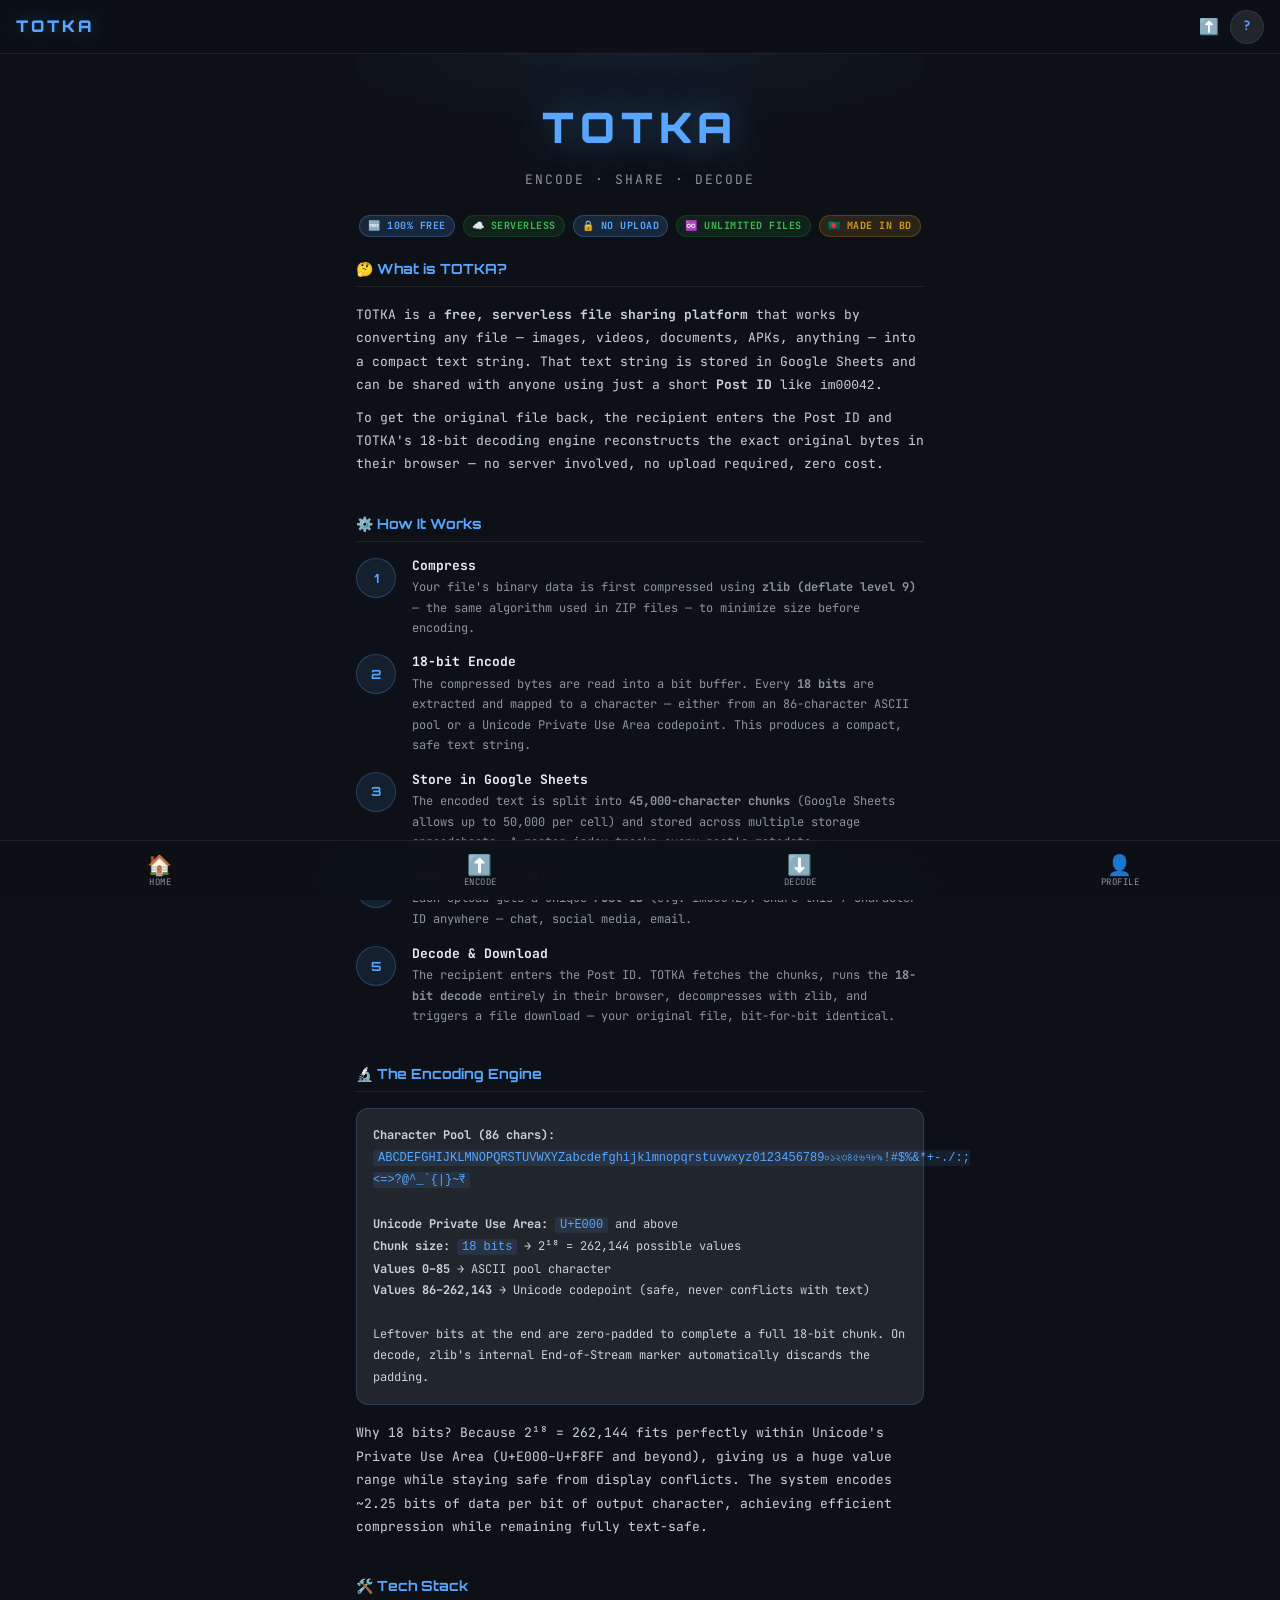
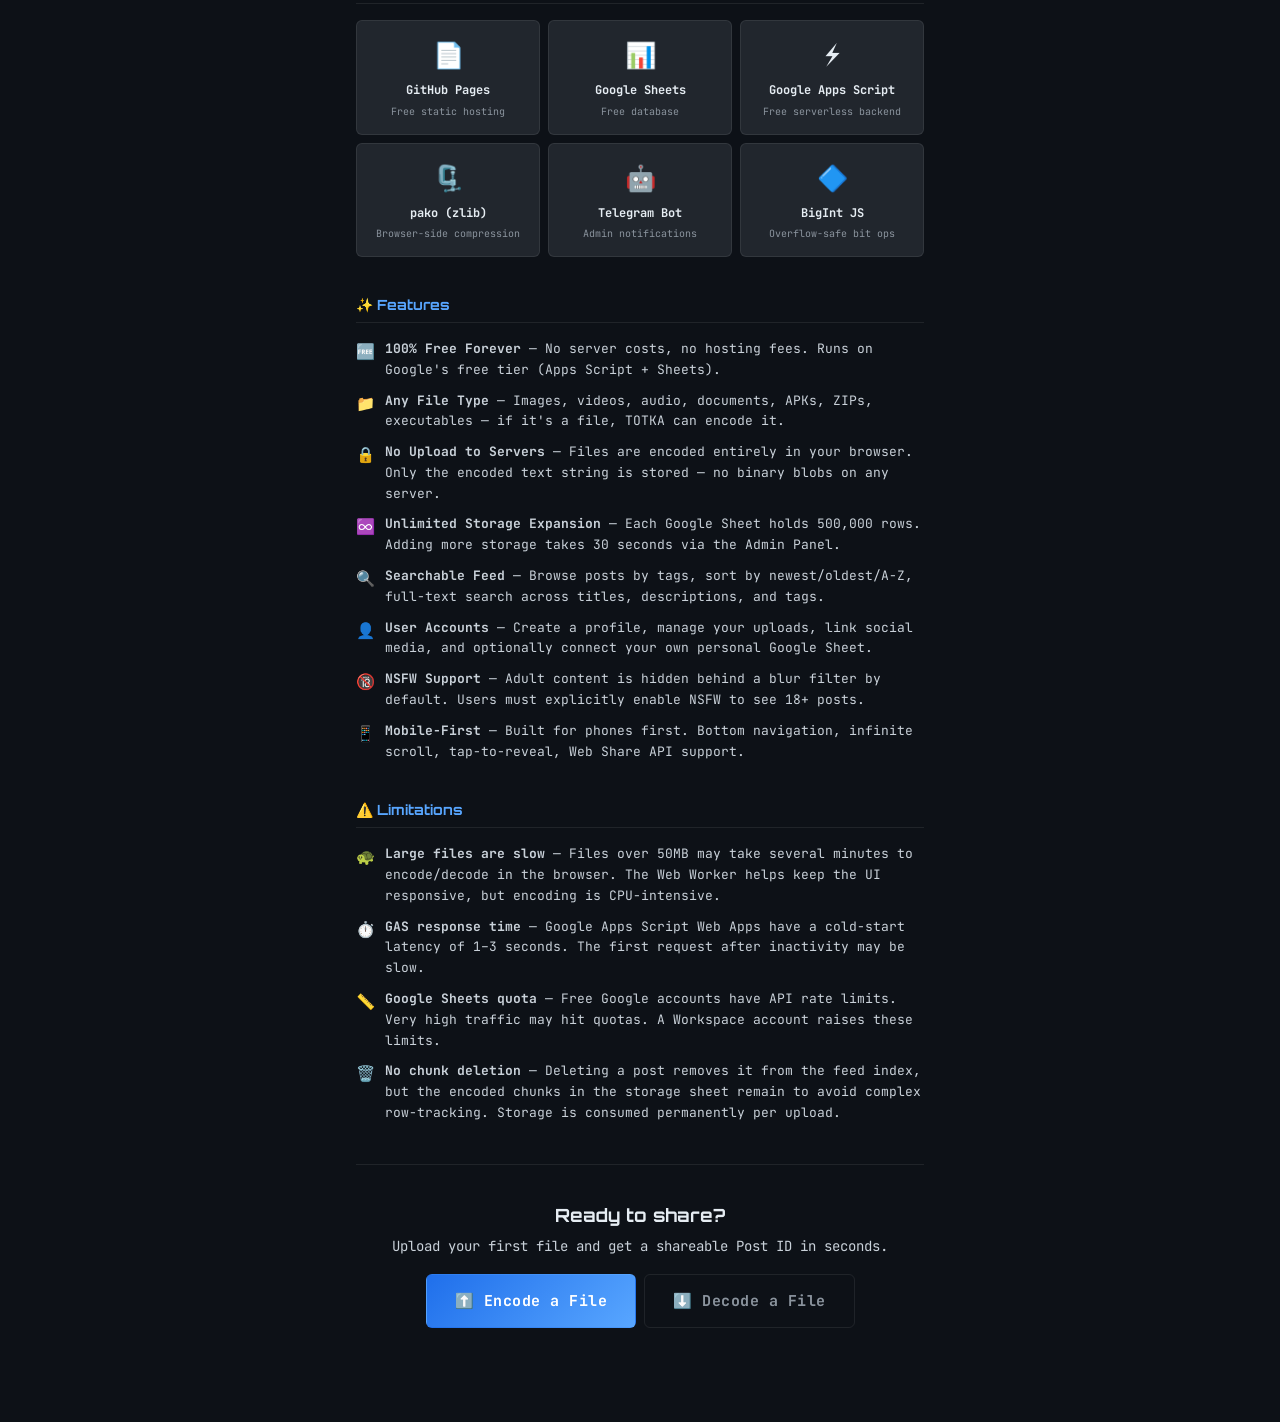
<file: about.html>
<!DOCTYPE html>
<html lang="en">
<head>
  <meta charset="UTF-8"/>
  <meta name="viewport" content="width=device-width, initial-scale=1.0"/>
  <title>About — TOTKA</title>
  <meta name="description" content="Learn how TOTKA works — the free, serverless file sharing platform powered by Google Sheets and 18-bit encoding."/>
  <meta name="theme-color" content="#0d1117"/>

  <link rel="preconnect" href="https://fonts.googleapis.com"/>
  <link rel="preconnect" href="https://fonts.gstatic.com" crossorigin/>
  <link href="https://fonts.googleapis.com/css2?family=Orbitron:wght@400;700;900&family=JetBrains+Mono:wght@400;500;700&display=swap" rel="stylesheet"/>
  <link rel="stylesheet" href="css/app.css"/>

  <style>
    .about-hero {
      text-align:  center;
      padding:     var(--space-xl) 0 var(--space-lg);
      background:
        radial-gradient(ellipse 80% 50% at 50% 0%,
          rgba(88,166,255,0.08) 0%, transparent 70%);
    }
    .about-hero__logo {
      font-family:   var(--font-heading);
      font-size:     3rem;
      font-weight:   900;
      color:         var(--accent-blue);
      letter-spacing:6px;
      text-shadow:   0 0 40px rgba(88,166,255,0.5);
      margin-bottom: 8px;
    }
    .about-hero__tagline {
      font-size:     13px;
      color:         var(--text-muted);
      letter-spacing:2px;
      margin-bottom: var(--space-lg);
    }
    .about-hero__badges {
      display:         flex;
      gap:             8px;
      justify-content: center;
      flex-wrap:       wrap;
    }

    /* Content sections */
    .about-section {
      margin-bottom: var(--space-xl);
    }
    .about-section h2 {
      font-size:     1rem;
      color:         var(--accent-blue);
      margin-bottom: var(--space-md);
      padding-bottom:8px;
      border-bottom: 1px solid var(--glass-border);
    }
    .about-section p {
      font-size:  13px;
      line-height:1.8;
      color:      var(--text-secondary);
      margin-bottom:var(--space-sm);
    }

    /* How it works steps */
    .steps-list {
      display:        flex;
      flex-direction: column;
      gap:            var(--space-md);
    }
    .step-item {
      display:     flex;
      gap:         var(--space-md);
      align-items: flex-start;
    }
    .step-num {
      width:          40px;
      height:         40px;
      border-radius:  50%;
      background:     rgba(88,166,255,0.1);
      border:         1px solid rgba(88,166,255,0.25);
      color:          var(--accent-blue);
      font-family:    var(--font-heading);
      font-size:      0.9rem;
      font-weight:    700;
      display:        flex;
      align-items:    center;
      justify-content:center;
      flex-shrink:    0;
    }
    .step-content h3 {
      font-family:   var(--font-body);
      font-size:     13px;
      font-weight:   700;
      color:         var(--text-primary);
      margin-bottom: 4px;
    }
    .step-content p {
      font-size:   12px;
      color:       var(--text-muted);
      line-height: 1.7;
      margin:      0;
    }

    /* Tech stack grid */
    .tech-grid {
      display:               grid;
      grid-template-columns: 1fr 1fr;
      gap:                   var(--space-sm);
    }
    @media(min-width:600px) { .tech-grid { grid-template-columns: repeat(3,1fr); } }

    .tech-card {
      background:    var(--bg-tertiary);
      border:        1px solid var(--glass-border);
      border-radius: var(--radius-sm);
      padding:       14px;
      text-align:    center;
    }
    .tech-card__icon  { font-size:1.8rem; margin-bottom:6px; }
    .tech-card__name  { font-size:12px; font-weight:700; color:var(--text-primary); }
    .tech-card__desc  { font-size:10px; color:var(--text-muted); margin-top:3px; }

    /* Feature list */
    .feature-list {
      display:        flex;
      flex-direction: column;
      gap:            10px;
    }
    .feature-item {
      display:     flex;
      align-items: flex-start;
      gap:         10px;
      font-size:   13px;
      color:       var(--text-secondary);
      line-height: 1.6;
    }
    .feature-icon { font-size:1.1rem; flex-shrink:0; margin-top:1px; }

    /* Encoding explainer */
    .encoding-box {
      background:    var(--bg-tertiary);
      border:        1px solid rgba(88,166,255,0.2);
      border-radius: var(--radius-md);
      padding:       var(--space-md);
      font-family:   var(--font-body);
      font-size:     12px;
      color:         var(--text-secondary);
      line-height:   1.8;
      margin-bottom: var(--space-md);
    }
    .encoding-box code {
      color:       var(--accent-blue);
      background:  rgba(88,166,255,0.1);
      padding:     1px 5px;
      border-radius:3px;
    }

    /* CTA */
    .about-cta {
      text-align:    center;
      padding:       var(--space-xl) 0;
      border-top:    1px solid var(--glass-border);
      margin-top:    var(--space-xl);
    }
    .about-cta h2 {
      font-size:     1.3rem;
      margin-bottom: var(--space-sm);
      border:        none;
      color:         var(--text-primary);
    }
    .about-cta p  { margin-bottom:var(--space-md); }
    .cta-buttons  { display:flex; gap:var(--space-sm); justify-content:center; flex-wrap:wrap; }
  </style>
</head>
<body>

<!-- TOP NAV -->
<nav class="top-nav">
  <a href="index.html" class="top-nav__logo">TOTKA</a>
  <div style="flex:1"></div>
  <div class="top-nav__actions">
    <a href="encode.html" class="nav-icon-btn" title="Upload">⬆️</a>
    <a href="login.html"  class="nav-avatar" id="nav-avatar" title="Profile">?</a>
  </div>
</nav>

<main class="page-container">

  <!-- Hero -->
  <div class="about-hero">
    <div class="about-hero__logo">TOTKA</div>
    <p class="about-hero__tagline">ENCODE · SHARE · DECODE</p>
    <div class="about-hero__badges">
      <span class="badge badge--blue">🆓 100% Free</span>
      <span class="badge badge--green">☁️ Serverless</span>
      <span class="badge badge--blue">🔒 No Upload</span>
      <span class="badge badge--green">♾️ Unlimited Files</span>
      <span class="badge badge--gold">🇧🇩 Made in BD</span>
    </div>
  </div>

  <!-- What is TOTKA -->
  <div class="about-section">
    <h2>🤔 What is TOTKA?</h2>
    <p>
      TOTKA is a <strong>free, serverless file sharing platform</strong> that works by
      converting any file — images, videos, documents, APKs, anything — into a compact
      text string. That text string is stored in Google Sheets and can be shared with
      anyone using just a short <strong>Post ID</strong> like <code class="code-inline">im00042</code>.
    </p>
    <p>
      To get the original file back, the recipient enters the Post ID and TOTKA's
      18-bit decoding engine reconstructs the exact original bytes in their browser —
      no server involved, no upload required, zero cost.
    </p>
  </div>

  <!-- How it works -->
  <div class="about-section">
    <h2>⚙️ How It Works</h2>
    <div class="steps-list">
      <div class="step-item">
        <div class="step-num">1</div>
        <div class="step-content">
          <h3>Compress</h3>
          <p>Your file's binary data is first compressed using <strong>zlib (deflate level 9)</strong>
            — the same algorithm used in ZIP files — to minimize size before encoding.</p>
        </div>
      </div>
      <div class="step-item">
        <div class="step-num">2</div>
        <div class="step-content">
          <h3>18-bit Encode</h3>
          <p>The compressed bytes are read into a bit buffer. Every <strong>18 bits</strong>
            are extracted and mapped to a character — either from an 86-character ASCII pool
            or a Unicode Private Use Area codepoint. This produces a compact, safe text string.</p>
        </div>
      </div>
      <div class="step-item">
        <div class="step-num">3</div>
        <div class="step-content">
          <h3>Store in Google Sheets</h3>
          <p>The encoded text is split into <strong>45,000-character chunks</strong>
            (Google Sheets allows up to 50,000 per cell) and stored across multiple
            storage spreadsheets. A master index tracks every post's metadata.</p>
        </div>
      </div>
      <div class="step-item">
        <div class="step-num">4</div>
        <div class="step-content">
          <h3>Share with a Post ID</h3>
          <p>Each upload gets a unique <strong>Post ID</strong> (e.g. <code class="code-inline">im00042</code>).
            Share this 7-character ID anywhere — chat, social media, email.</p>
        </div>
      </div>
      <div class="step-item">
        <div class="step-num">5</div>
        <div class="step-content">
          <h3>Decode &amp; Download</h3>
          <p>The recipient enters the Post ID. TOTKA fetches the chunks, runs the
            <strong>18-bit decode</strong> entirely in their browser, decompresses with zlib,
            and triggers a file download — your original file, bit-for-bit identical.</p>
        </div>
      </div>
    </div>
  </div>

  <!-- The Encoding Engine -->
  <div class="about-section">
    <h2>🔬 The Encoding Engine</h2>
    <div class="encoding-box">
      <strong>Character Pool (86 chars):</strong><br/>
      <code>ABCDEFGHIJKLMNOPQRSTUVWXYZabcdefghijklmnopqrstuvwxyz0123456789০১২৩৪৫৬৭৮৯!#$%&amp;*+-./:;&lt;=&gt;?@^_`{|}~₹</code>
      <br/><br/>
      <strong>Unicode Private Use Area:</strong> <code>U+E000</code> and above<br/>
      <strong>Chunk size:</strong> <code>18 bits</code> → 2¹⁸ = 262,144 possible values<br/>
      <strong>Values 0–85</strong> → ASCII pool character<br/>
      <strong>Values 86–262,143</strong> → Unicode codepoint (safe, never conflicts with text)<br/><br/>
      Leftover bits at the end are zero-padded to complete a full 18-bit chunk.
      On decode, zlib's internal End-of-Stream marker automatically discards the padding.
    </div>
    <p>
      Why 18 bits? Because 2¹⁸ = 262,144 fits perfectly within Unicode's Private Use Area
      (U+E000–U+F8FF and beyond), giving us a huge value range while staying safe from
      display conflicts. The system encodes ~2.25 bits of data per bit of output character,
      achieving efficient compression while remaining fully text-safe.
    </p>
  </div>

  <!-- Tech stack -->
  <div class="about-section">
    <h2>🛠️ Tech Stack</h2>
    <div class="tech-grid">
      <div class="tech-card">
        <div class="tech-card__icon">📄</div>
        <div class="tech-card__name">GitHub Pages</div>
        <div class="tech-card__desc">Free static hosting</div>
      </div>
      <div class="tech-card">
        <div class="tech-card__icon">📊</div>
        <div class="tech-card__name">Google Sheets</div>
        <div class="tech-card__desc">Free database</div>
      </div>
      <div class="tech-card">
        <div class="tech-card__icon">⚡</div>
        <div class="tech-card__name">Google Apps Script</div>
        <div class="tech-card__desc">Free serverless backend</div>
      </div>
      <div class="tech-card">
        <div class="tech-card__icon">🗜️</div>
        <div class="tech-card__name">pako (zlib)</div>
        <div class="tech-card__desc">Browser-side compression</div>
      </div>
      <div class="tech-card">
        <div class="tech-card__icon">🤖</div>
        <div class="tech-card__name">Telegram Bot</div>
        <div class="tech-card__desc">Admin notifications</div>
      </div>
      <div class="tech-card">
        <div class="tech-card__icon">🔷</div>
        <div class="tech-card__name">BigInt JS</div>
        <div class="tech-card__desc">Overflow-safe bit ops</div>
      </div>
    </div>
  </div>

  <!-- Features -->
  <div class="about-section">
    <h2>✨ Features</h2>
    <div class="feature-list">
      <div class="feature-item">
        <span class="feature-icon">🆓</span>
        <span><strong>100% Free Forever</strong> — No server costs, no hosting fees.
          Runs on Google's free tier (Apps Script + Sheets).</span>
      </div>
      <div class="feature-item">
        <span class="feature-icon">📁</span>
        <span><strong>Any File Type</strong> — Images, videos, audio, documents, APKs,
          ZIPs, executables — if it's a file, TOTKA can encode it.</span>
      </div>
      <div class="feature-item">
        <span class="feature-icon">🔒</span>
        <span><strong>No Upload to Servers</strong> — Files are encoded entirely in your
          browser. Only the encoded text string is stored — no binary blobs on any server.</span>
      </div>
      <div class="feature-item">
        <span class="feature-icon">♾️</span>
        <span><strong>Unlimited Storage Expansion</strong> — Each Google Sheet holds
          500,000 rows. Adding more storage takes 30 seconds via the Admin Panel.</span>
      </div>
      <div class="feature-item">
        <span class="feature-icon">🔍</span>
        <span><strong>Searchable Feed</strong> — Browse posts by tags, sort by newest/oldest/A-Z,
          full-text search across titles, descriptions, and tags.</span>
      </div>
      <div class="feature-item">
        <span class="feature-icon">👤</span>
        <span><strong>User Accounts</strong> — Create a profile, manage your uploads,
          link social media, and optionally connect your own personal Google Sheet.</span>
      </div>
      <div class="feature-item">
        <span class="feature-icon">🔞</span>
        <span><strong>NSFW Support</strong> — Adult content is hidden behind a blur filter
          by default. Users must explicitly enable NSFW to see 18+ posts.</span>
      </div>
      <div class="feature-item">
        <span class="feature-icon">📱</span>
        <span><strong>Mobile-First</strong> — Built for phones first. Bottom navigation,
          infinite scroll, tap-to-reveal, Web Share API support.</span>
      </div>
    </div>
  </div>

  <!-- Limitations -->
  <div class="about-section">
    <h2>⚠️ Limitations</h2>
    <div class="feature-list">
      <div class="feature-item">
        <span class="feature-icon">🐢</span>
        <span><strong>Large files are slow</strong> — Files over 50MB may take several
          minutes to encode/decode in the browser. The Web Worker helps keep the UI
          responsive, but encoding is CPU-intensive.</span>
      </div>
      <div class="feature-item">
        <span class="feature-icon">⏱️</span>
        <span><strong>GAS response time</strong> — Google Apps Script Web Apps have a
          cold-start latency of 1–3 seconds. The first request after inactivity may be slow.</span>
      </div>
      <div class="feature-item">
        <span class="feature-icon">📏</span>
        <span><strong>Google Sheets quota</strong> — Free Google accounts have API
          rate limits. Very high traffic may hit quotas. A Workspace account raises these limits.</span>
      </div>
      <div class="feature-item">
        <span class="feature-icon">🗑️</span>
        <span><strong>No chunk deletion</strong> — Deleting a post removes it from the
          feed index, but the encoded chunks in the storage sheet remain to avoid complex
          row-tracking. Storage is consumed permanently per upload.</span>
      </div>
    </div>
  </div>

  <!-- CTA -->
  <div class="about-cta">
    <h2>Ready to share?</h2>
    <p>Upload your first file and get a shareable Post ID in seconds.</p>
    <div class="cta-buttons">
      <a href="encode.html" class="btn btn--primary btn--lg">⬆️ Encode a File</a>
      <a href="decode.html" class="btn btn--ghost btn--lg">⬇️ Decode a File</a>
    </div>
  </div>

</main>

<!-- BOTTOM NAV -->
<nav class="bottom-nav">
  <a href="index.html"   class="nav-item">
    <span class="nav-item__icon">🏠</span>
    <span class="nav-item__label">Home</span>
  </a>
  <a href="encode.html"  class="nav-item">
    <span class="nav-item__icon">⬆️</span>
    <span class="nav-item__label">Encode</span>
  </a>
  <a href="decode.html"  class="nav-item">
    <span class="nav-item__icon">⬇️</span>
    <span class="nav-item__label">Decode</span>
  </a>
  <a href="profile.html" class="nav-item">
    <span class="nav-item__icon">👤</span>
    <span class="nav-item__label">Profile</span>
  </a>
</nav>

<script src="js/config.js"></script>
<script>
  document.addEventListener("DOMContentLoaded", () => {
    const el = document.getElementById("nav-avatar");
    if (el && SESSION.isLoggedIn()) {
      el.href = "profile.html";
      const pic = SESSION.getPic();
      if (pic) { el.style.backgroundImage=`url(${pic})`; el.style.backgroundSize="cover"; el.textContent=""; }
      else el.textContent = (SESSION.getName()||SESSION.getUsername()||"?").charAt(0).toUpperCase();
    }
  });
</script>
</body>
</html>
</file>
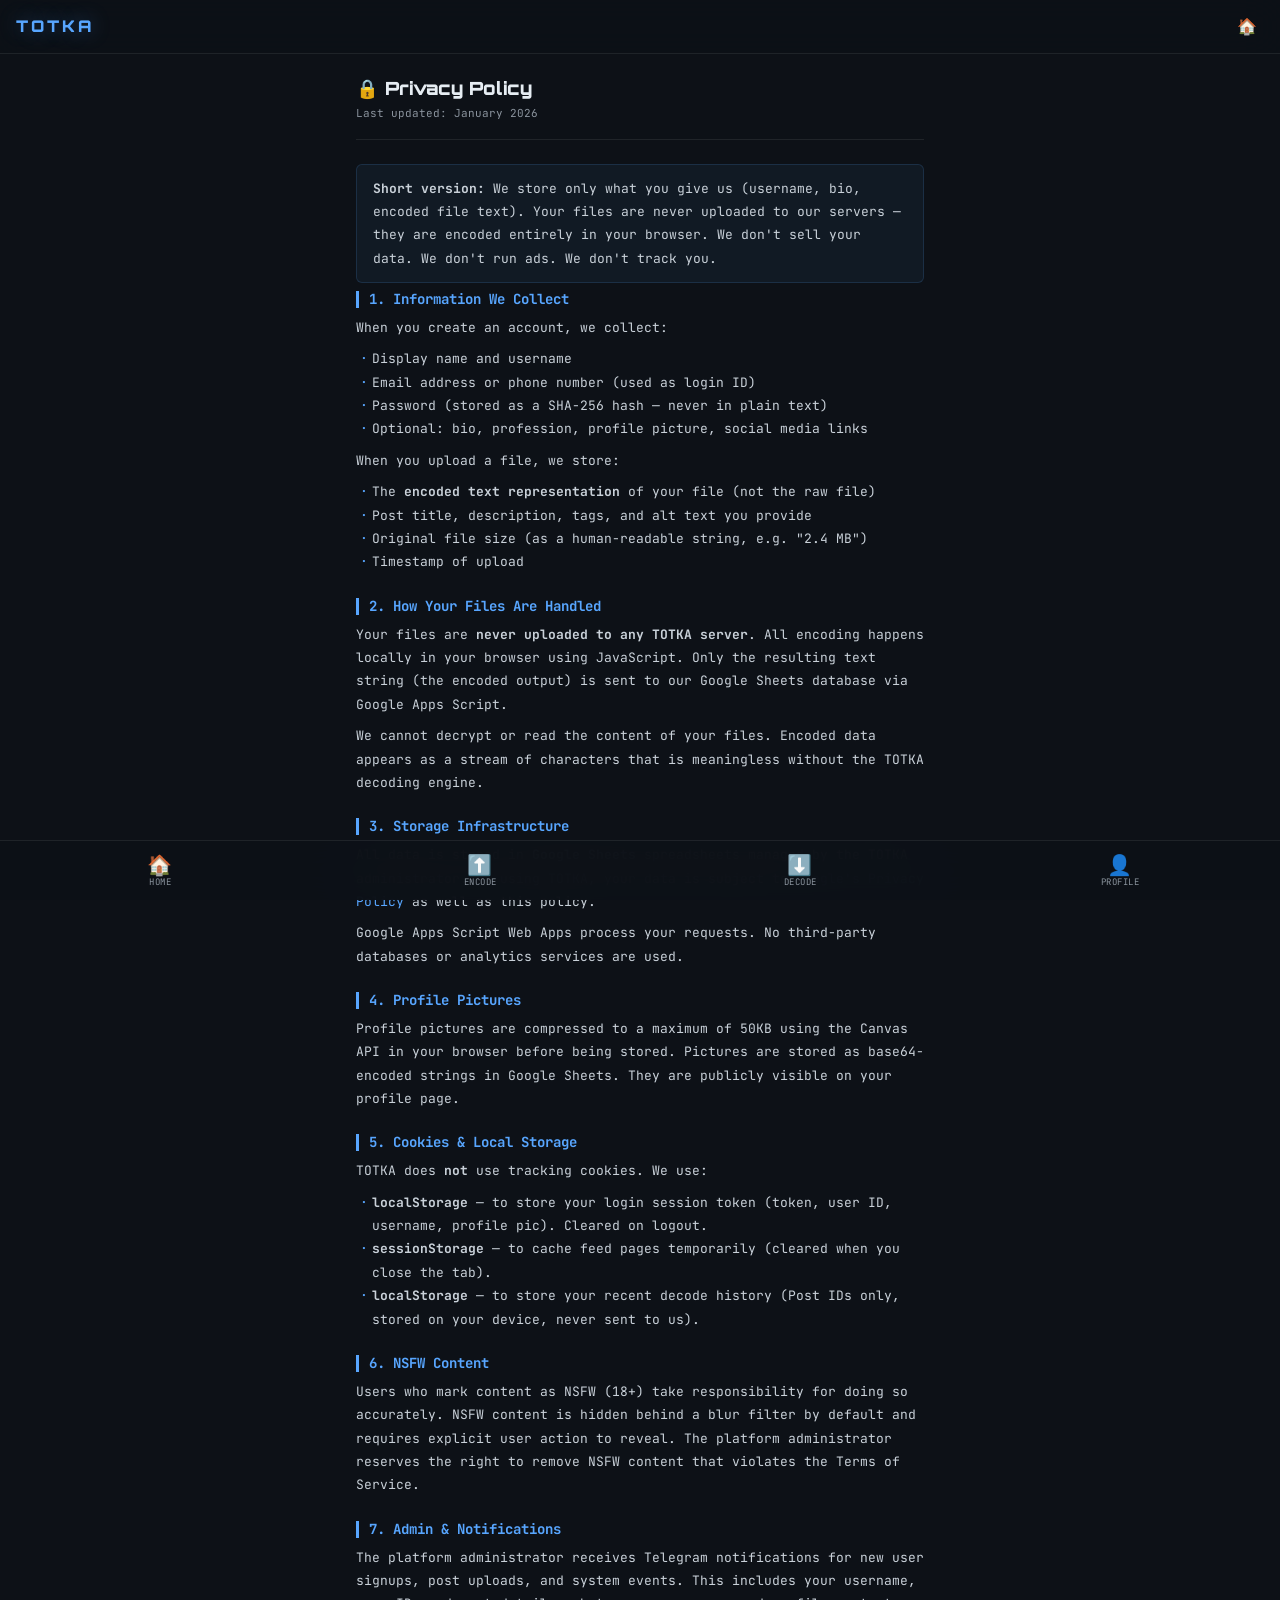
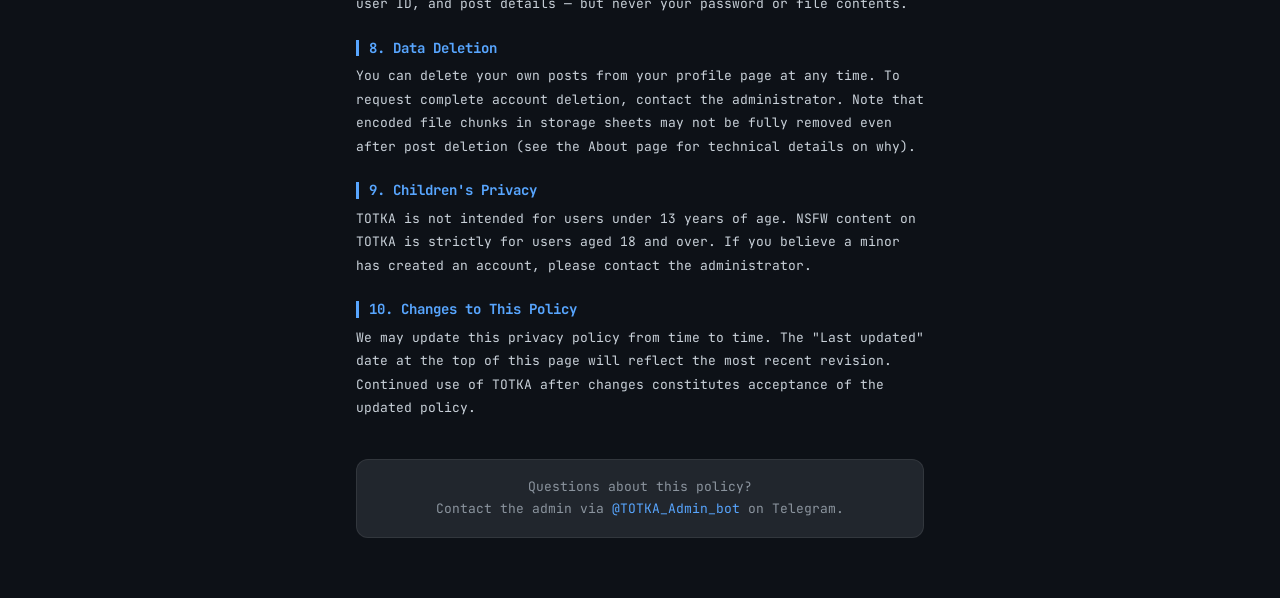
<file: privacy.html>
<!DOCTYPE html>
<html lang="en">
<head>
  <meta charset="UTF-8"/>
  <meta name="viewport" content="width=device-width, initial-scale=1.0"/>
  <title>Privacy Policy — TOTKA</title>
  <meta name="description" content="TOTKA Privacy Policy — how we handle your data."/>
  <meta name="theme-color" content="#0d1117"/>

  <link rel="preconnect" href="https://fonts.googleapis.com"/>
  <link rel="preconnect" href="https://fonts.gstatic.com" crossorigin/>
  <link href="https://fonts.googleapis.com/css2?family=Orbitron:wght@400;700;900&family=JetBrains+Mono:wght@400;500;700&display=swap" rel="stylesheet"/>
  <link rel="stylesheet" href="css/app.css"/>

  <style>
    .legal-header {
      padding:       var(--space-lg) 0 var(--space-md);
      border-bottom: 1px solid var(--glass-border);
      margin-bottom: var(--space-lg);
    }
    .legal-header h1 { font-size:1.3rem; margin-bottom:4px; }
    .legal-date      { font-size:11px; color:var(--text-muted); }

    .legal-section   { margin-bottom:var(--space-lg); }
    .legal-section h2 {
      font-family:   var(--font-body);
      font-size:     14px;
      font-weight:   700;
      color:         var(--accent-blue);
      margin-bottom: var(--space-sm);
      padding-left:  10px;
      border-left:   3px solid var(--accent-blue);
    }
    .legal-section p {
      font-size:  13px;
      line-height:1.8;
      color:      var(--text-secondary);
      margin-bottom:var(--space-sm);
    }
    .legal-section ul {
      list-style:    none;
      padding:       0;
      margin-bottom: var(--space-sm);
    }
    .legal-section ul li {
      font-size:   13px;
      color:       var(--text-secondary);
      line-height: 1.8;
      padding-left:16px;
      position:    relative;
    }
    .legal-section ul li::before {
      content:   "·";
      position:  absolute;
      left:      4px;
      color:     var(--accent-blue);
    }
    .legal-highlight {
      background:    rgba(88,166,255,0.06);
      border:        1px solid rgba(88,166,255,0.15);
      border-radius: var(--radius-sm);
      padding:       12px 16px;
      font-size:     13px;
      color:         var(--text-secondary);
      line-height:   1.8;
      margin-bottom: var(--space-sm);
    }
    .contact-box {
      background:    var(--bg-tertiary);
      border:        1px solid var(--glass-border);
      border-radius: var(--radius-md);
      padding:       var(--space-md);
      text-align:    center;
      margin-top:    var(--space-xl);
    }
    .contact-box p { font-size:13px; color:var(--text-muted); }
    .contact-box a { color:var(--accent-blue); }
  </style>
</head>
<body>

<nav class="top-nav">
  <a href="index.html" class="top-nav__logo">TOTKA</a>
  <div style="flex:1"></div>
  <a href="index.html" class="nav-icon-btn" title="Home">🏠</a>
</nav>

<main class="page-container">

  <div class="legal-header">
    <h1>🔒 Privacy Policy</h1>
    <p class="legal-date">Last updated: January 2026</p>
  </div>

  <div class="legal-highlight">
    <strong>Short version:</strong> We store only what you give us (username, bio, encoded file text).
    Your files are never uploaded to our servers — they are encoded entirely in your browser.
    We don't sell your data. We don't run ads. We don't track you.
  </div>

  <div class="legal-section">
    <h2>1. Information We Collect</h2>
    <p>When you create an account, we collect:</p>
    <ul>
      <li>Display name and username</li>
      <li>Email address or phone number (used as login ID)</li>
      <li>Password (stored as a SHA-256 hash — never in plain text)</li>
      <li>Optional: bio, profession, profile picture, social media links</li>
    </ul>
    <p>When you upload a file, we store:</p>
    <ul>
      <li>The <strong>encoded text representation</strong> of your file (not the raw file)</li>
      <li>Post title, description, tags, and alt text you provide</li>
      <li>Original file size (as a human-readable string, e.g. "2.4 MB")</li>
      <li>Timestamp of upload</li>
    </ul>
  </div>

  <div class="legal-section">
    <h2>2. How Your Files Are Handled</h2>
    <p>
      Your files are <strong>never uploaded to any TOTKA server</strong>. All encoding
      happens locally in your browser using JavaScript. Only the resulting text string
      (the encoded output) is sent to our Google Sheets database via Google Apps Script.
    </p>
    <p>
      We cannot decrypt or read the content of your files. Encoded data appears as
      a stream of characters that is meaningless without the TOTKA decoding engine.
    </p>
  </div>

  <div class="legal-section">
    <h2>3. Storage Infrastructure</h2>
    <p>
      All data is stored in <strong>Google Sheets</strong> spreadsheets managed by the
      TOTKA administrator. By using TOTKA, your data is subject to
      <a href="https://policies.google.com/privacy" target="_blank" rel="noopener">
        Google's Privacy Policy</a> as well as this policy.
    </p>
    <p>
      Google Apps Script Web Apps process your requests. No third-party databases or
      analytics services are used.
    </p>
  </div>

  <div class="legal-section">
    <h2>4. Profile Pictures</h2>
    <p>
      Profile pictures are compressed to a maximum of 50KB using the Canvas API in
      your browser before being stored. Pictures are stored as base64-encoded strings
      in Google Sheets. They are publicly visible on your profile page.
    </p>
  </div>

  <div class="legal-section">
    <h2>5. Cookies &amp; Local Storage</h2>
    <p>TOTKA does <strong>not</strong> use tracking cookies. We use:</p>
    <ul>
      <li><strong>localStorage</strong> — to store your login session token (token, user ID, username, profile pic). Cleared on logout.</li>
      <li><strong>sessionStorage</strong> — to cache feed pages temporarily (cleared when you close the tab).</li>
      <li><strong>localStorage</strong> — to store your recent decode history (Post IDs only, stored on your device, never sent to us).</li>
    </ul>
  </div>

  <div class="legal-section">
    <h2>6. NSFW Content</h2>
    <p>
      Users who mark content as NSFW (18+) take responsibility for doing so accurately.
      NSFW content is hidden behind a blur filter by default and requires explicit user
      action to reveal. The platform administrator reserves the right to remove NSFW
      content that violates the Terms of Service.
    </p>
  </div>

  <div class="legal-section">
    <h2>7. Admin &amp; Notifications</h2>
    <p>
      The platform administrator receives Telegram notifications for new user signups,
      post uploads, and system events. This includes your username, user ID, and post
      details — but never your password or file contents.
    </p>
  </div>

  <div class="legal-section">
    <h2>8. Data Deletion</h2>
    <p>
      You can delete your own posts from your profile page at any time. To request
      complete account deletion, contact the administrator. Note that encoded file
      chunks in storage sheets may not be fully removed even after post deletion
      (see the About page for technical details on why).
    </p>
  </div>

  <div class="legal-section">
    <h2>9. Children's Privacy</h2>
    <p>
      TOTKA is not intended for users under 13 years of age. NSFW content on TOTKA
      is strictly for users aged 18 and over. If you believe a minor has created an
      account, please contact the administrator.
    </p>
  </div>

  <div class="legal-section">
    <h2>10. Changes to This Policy</h2>
    <p>
      We may update this privacy policy from time to time. The "Last updated" date
      at the top of this page will reflect the most recent revision.
      Continued use of TOTKA after changes constitutes acceptance of the updated policy.
    </p>
  </div>

  <div class="contact-box">
    <p>Questions about this policy?<br/>
    Contact the admin via
    <a href="https://t.me/TOTKA_Admin_bot" target="_blank">@TOTKA_Admin_bot</a>
    on Telegram.</p>
  </div>

</main>

<nav class="bottom-nav">
  <a href="index.html"   class="nav-item"><span class="nav-item__icon">🏠</span><span class="nav-item__label">Home</span></a>
  <a href="encode.html"  class="nav-item"><span class="nav-item__icon">⬆️</span><span class="nav-item__label">Encode</span></a>
  <a href="decode.html"  class="nav-item"><span class="nav-item__icon">⬇️</span><span class="nav-item__label">Decode</span></a>
  <a href="profile.html" class="nav-item"><span class="nav-item__icon">👤</span><span class="nav-item__label">Profile</span></a>
</nav>

<script src="js/config.js"></script>
</body>
</html>
</file>
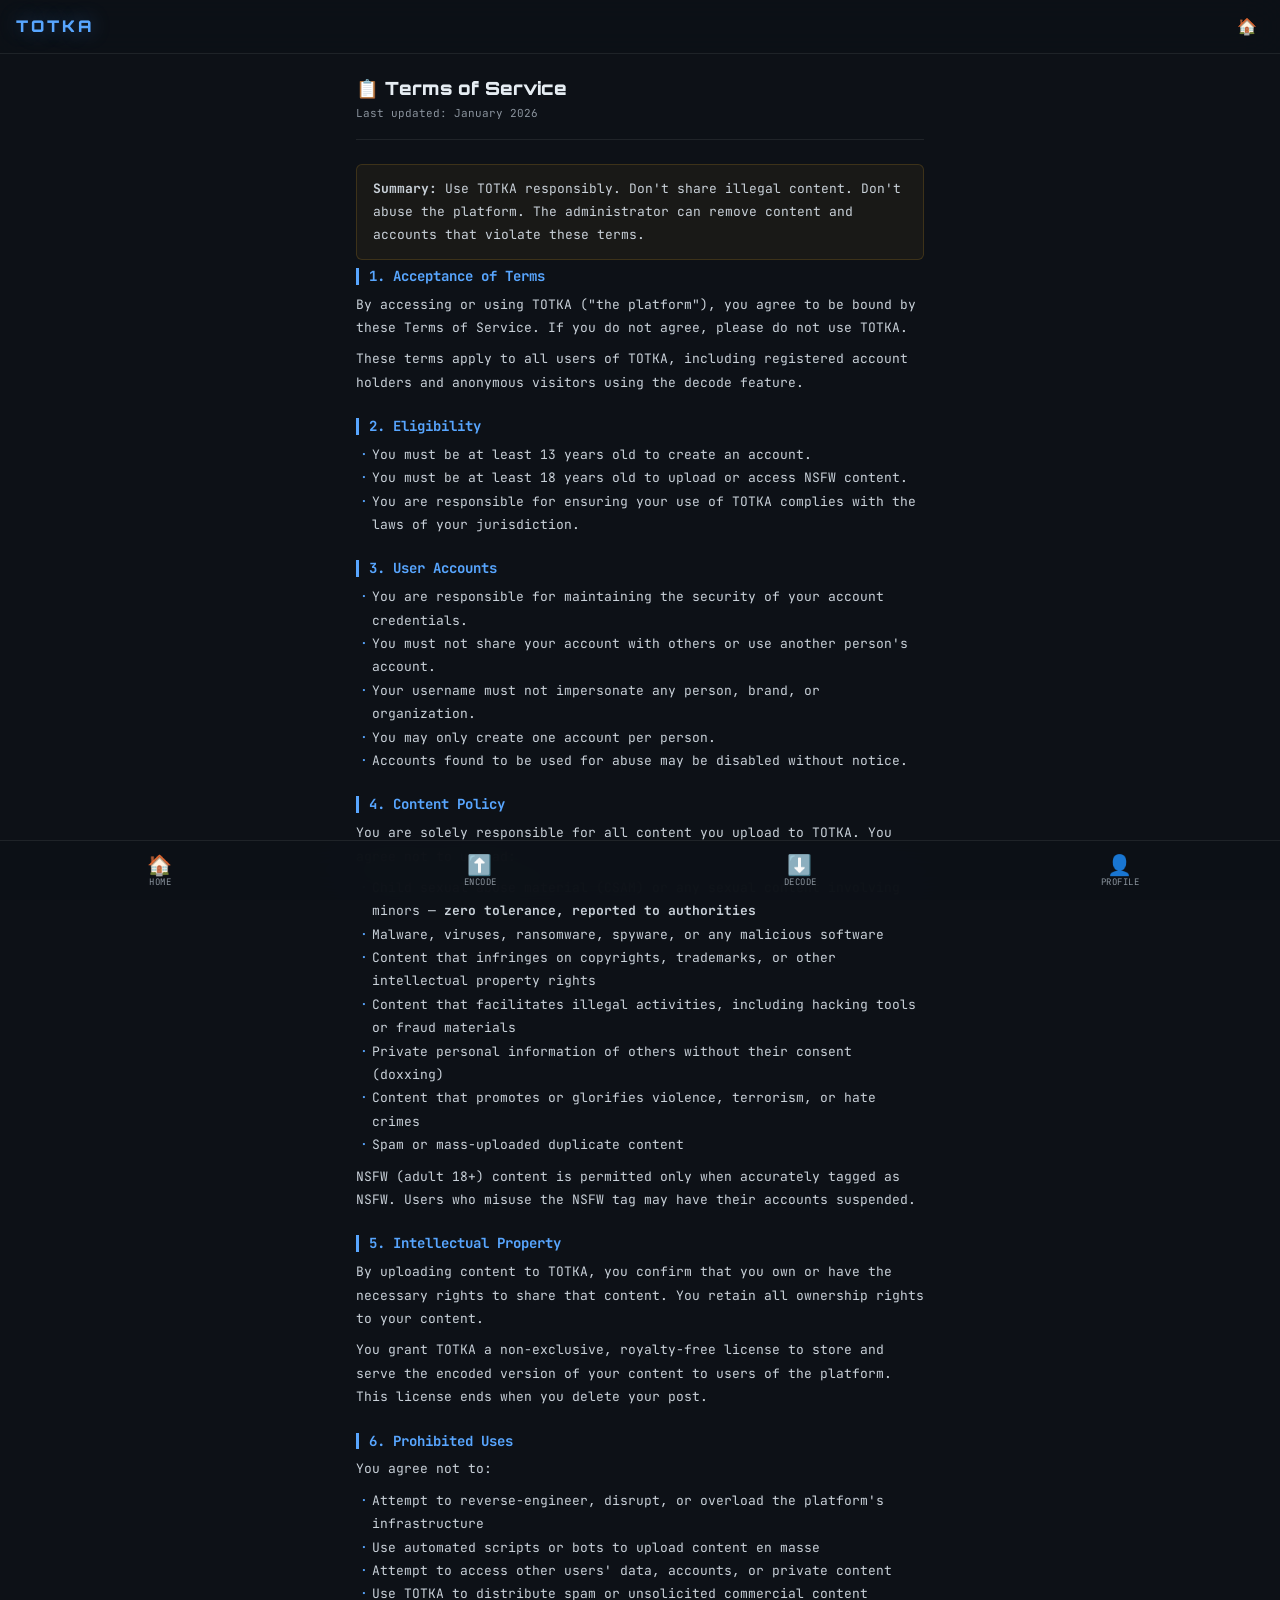
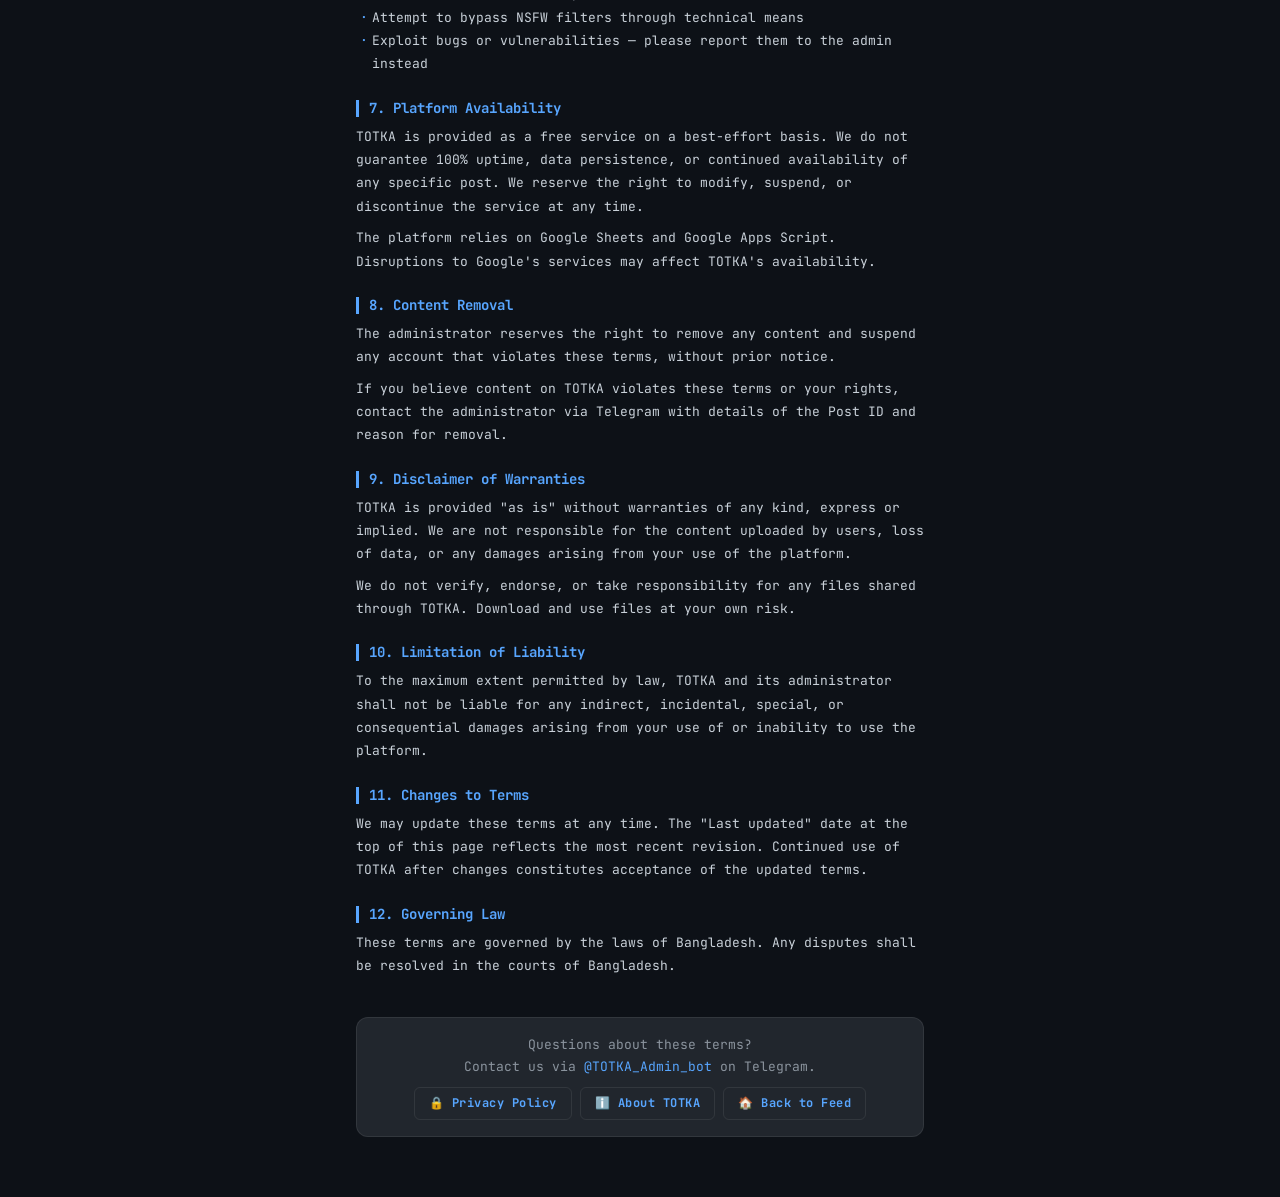
<file: terms.html>
<!DOCTYPE html>
<html lang="en">
<head>
  <meta charset="UTF-8"/>
  <meta name="viewport" content="width=device-width, initial-scale=1.0"/>
  <title>Terms of Service — TOTKA</title>
  <meta name="description" content="TOTKA Terms of Service — rules for using the platform."/>
  <meta name="theme-color" content="#0d1117"/>

  <link rel="preconnect" href="https://fonts.googleapis.com"/>
  <link rel="preconnect" href="https://fonts.gstatic.com" crossorigin/>
  <link href="https://fonts.googleapis.com/css2?family=Orbitron:wght@400;700;900&family=JetBrains+Mono:wght@400;500;700&display=swap" rel="stylesheet"/>
  <link rel="stylesheet" href="css/app.css"/>

  <style>
    .legal-header      { padding:var(--space-lg) 0 var(--space-md); border-bottom:1px solid var(--glass-border); margin-bottom:var(--space-lg); }
    .legal-header h1   { font-size:1.3rem; margin-bottom:4px; }
    .legal-date        { font-size:11px; color:var(--text-muted); }
    .legal-section     { margin-bottom:var(--space-lg); }
    .legal-section h2  {
      font-family:var(--font-body); font-size:14px; font-weight:700;
      color:var(--accent-blue); margin-bottom:var(--space-sm);
      padding-left:10px; border-left:3px solid var(--accent-blue);
    }
    .legal-section p   { font-size:13px; line-height:1.8; color:var(--text-secondary); margin-bottom:var(--space-sm); }
    .legal-section ul  { list-style:none; padding:0; margin-bottom:var(--space-sm); }
    .legal-section ul li {
      font-size:13px; color:var(--text-secondary); line-height:1.8;
      padding-left:16px; position:relative;
    }
    .legal-section ul li::before { content:"·"; position:absolute; left:4px; color:var(--accent-blue); }
    .legal-highlight {
      background:rgba(210,153,34,0.06); border:1px solid rgba(210,153,34,0.2);
      border-radius:var(--radius-sm); padding:12px 16px;
      font-size:13px; color:var(--text-secondary); line-height:1.8; margin-bottom:var(--space-sm);
    }
    .prohibited-list li::before { color:var(--accent-red-br); content:"✗"; }
    .contact-box {
      background:var(--bg-tertiary); border:1px solid var(--glass-border);
      border-radius:var(--radius-md); padding:var(--space-md);
      text-align:center; margin-top:var(--space-xl);
    }
    .contact-box p { font-size:13px; color:var(--text-muted); }
    .contact-box a { color:var(--accent-blue); }
  </style>
</head>
<body>

<nav class="top-nav">
  <a href="index.html" class="top-nav__logo">TOTKA</a>
  <div style="flex:1"></div>
  <a href="index.html" class="nav-icon-btn" title="Home">🏠</a>
</nav>

<main class="page-container">

  <div class="legal-header">
    <h1>📋 Terms of Service</h1>
    <p class="legal-date">Last updated: January 2026</p>
  </div>

  <div class="legal-highlight">
    <strong>Summary:</strong> Use TOTKA responsibly. Don't share illegal content.
    Don't abuse the platform. The administrator can remove content and accounts
    that violate these terms.
  </div>

  <div class="legal-section">
    <h2>1. Acceptance of Terms</h2>
    <p>
      By accessing or using TOTKA ("the platform"), you agree to be bound by these
      Terms of Service. If you do not agree, please do not use TOTKA.
    </p>
    <p>
      These terms apply to all users of TOTKA, including registered account holders
      and anonymous visitors using the decode feature.
    </p>
  </div>

  <div class="legal-section">
    <h2>2. Eligibility</h2>
    <ul>
      <li>You must be at least 13 years old to create an account.</li>
      <li>You must be at least 18 years old to upload or access NSFW content.</li>
      <li>You are responsible for ensuring your use of TOTKA complies with the laws of your jurisdiction.</li>
    </ul>
  </div>

  <div class="legal-section">
    <h2>3. User Accounts</h2>
    <ul>
      <li>You are responsible for maintaining the security of your account credentials.</li>
      <li>You must not share your account with others or use another person's account.</li>
      <li>Your username must not impersonate any person, brand, or organization.</li>
      <li>You may only create one account per person.</li>
      <li>Accounts found to be used for abuse may be disabled without notice.</li>
    </ul>
  </div>

  <div class="legal-section">
    <h2>4. Content Policy</h2>
    <p>You are solely responsible for all content you upload to TOTKA. You agree not to upload:</p>
    <ul class="prohibited-list">
      <li>Child sexual abuse material (CSAM) or any sexual content involving minors — <strong>zero tolerance, reported to authorities</strong></li>
      <li>Malware, viruses, ransomware, spyware, or any malicious software</li>
      <li>Content that infringes on copyrights, trademarks, or other intellectual property rights</li>
      <li>Content that facilitates illegal activities, including hacking tools or fraud materials</li>
      <li>Private personal information of others without their consent (doxxing)</li>
      <li>Content that promotes or glorifies violence, terrorism, or hate crimes</li>
      <li>Spam or mass-uploaded duplicate content</li>
    </ul>
    <p>
      NSFW (adult 18+) content is permitted only when accurately tagged as NSFW.
      Users who misuse the NSFW tag may have their accounts suspended.
    </p>
  </div>

  <div class="legal-section">
    <h2>5. Intellectual Property</h2>
    <p>
      By uploading content to TOTKA, you confirm that you own or have the necessary rights
      to share that content. You retain all ownership rights to your content.
    </p>
    <p>
      You grant TOTKA a non-exclusive, royalty-free license to store and serve the encoded
      version of your content to users of the platform. This license ends when you delete your post.
    </p>
  </div>

  <div class="legal-section">
    <h2>6. Prohibited Uses</h2>
    <p>You agree not to:</p>
    <ul class="prohibited-list">
      <li>Attempt to reverse-engineer, disrupt, or overload the platform's infrastructure</li>
      <li>Use automated scripts or bots to upload content en masse</li>
      <li>Attempt to access other users' data, accounts, or private content</li>
      <li>Use TOTKA to distribute spam or unsolicited commercial content</li>
      <li>Attempt to bypass NSFW filters through technical means</li>
      <li>Exploit bugs or vulnerabilities — please report them to the admin instead</li>
    </ul>
  </div>

  <div class="legal-section">
    <h2>7. Platform Availability</h2>
    <p>
      TOTKA is provided as a free service on a best-effort basis. We do not guarantee
      100% uptime, data persistence, or continued availability of any specific post.
      We reserve the right to modify, suspend, or discontinue the service at any time.
    </p>
    <p>
      The platform relies on Google Sheets and Google Apps Script. Disruptions to
      Google's services may affect TOTKA's availability.
    </p>
  </div>

  <div class="legal-section">
    <h2>8. Content Removal</h2>
    <p>
      The administrator reserves the right to remove any content and suspend any
      account that violates these terms, without prior notice.
    </p>
    <p>
      If you believe content on TOTKA violates these terms or your rights, contact
      the administrator via Telegram with details of the Post ID and reason for removal.
    </p>
  </div>

  <div class="legal-section">
    <h2>9. Disclaimer of Warranties</h2>
    <p>
      TOTKA is provided "as is" without warranties of any kind, express or implied.
      We are not responsible for the content uploaded by users, loss of data,
      or any damages arising from your use of the platform.
    </p>
    <p>
      We do not verify, endorse, or take responsibility for any files shared through
      TOTKA. Download and use files at your own risk.
    </p>
  </div>

  <div class="legal-section">
    <h2>10. Limitation of Liability</h2>
    <p>
      To the maximum extent permitted by law, TOTKA and its administrator shall not
      be liable for any indirect, incidental, special, or consequential damages
      arising from your use of or inability to use the platform.
    </p>
  </div>

  <div class="legal-section">
    <h2>11. Changes to Terms</h2>
    <p>
      We may update these terms at any time. The "Last updated" date at the top of
      this page reflects the most recent revision. Continued use of TOTKA after
      changes constitutes acceptance of the updated terms.
    </p>
  </div>

  <div class="legal-section">
    <h2>12. Governing Law</h2>
    <p>
      These terms are governed by the laws of Bangladesh. Any disputes shall be
      resolved in the courts of Bangladesh.
    </p>
  </div>

  <div class="contact-box">
    <p>
      Questions about these terms?<br/>
      Contact us via <a href="https://t.me/TOTKA_Admin_bot" target="_blank">@TOTKA_Admin_bot</a>
      on Telegram.
    </p>
    <div style="margin-top:var(--space-sm);display:flex;gap:8px;justify-content:center;flex-wrap:wrap">
      <a href="privacy.html" class="btn btn--ghost btn--sm">🔒 Privacy Policy</a>
      <a href="about.html"   class="btn btn--ghost btn--sm">ℹ️ About TOTKA</a>
      <a href="index.html"   class="btn btn--ghost btn--sm">🏠 Back to Feed</a>
    </div>
  </div>

</main>

<nav class="bottom-nav">
  <a href="index.html"   class="nav-item"><span class="nav-item__icon">🏠</span><span class="nav-item__label">Home</span></a>
  <a href="encode.html"  class="nav-item"><span class="nav-item__icon">⬆️</span><span class="nav-item__label">Encode</span></a>
  <a href="decode.html"  class="nav-item"><span class="nav-item__icon">⬇️</span><span class="nav-item__label">Decode</span></a>
  <a href="profile.html" class="nav-item"><span class="nav-item__icon">👤</span><span class="nav-item__label">Profile</span></a>
</nav>

<script src="js/config.js"></script>
</body>
</html>
</file>
<file: css/app.css>
/* ============================================================
   app.css — TOTKA 2.0 Complete Design System
   Mobile-first · Dark theme · Glassmorphism
   Fonts: Orbitron (headings) + JetBrains Mono (body)
   ============================================================ */


/* ══════════════════════════════════════════════════════════════
   1. CSS CUSTOM PROPERTIES (Design Tokens)
   ══════════════════════════════════════════════════════════════ */
:root {
  /* Backgrounds */
  --bg-primary:      #0d1117;
  --bg-secondary:    #161b22;
  --bg-tertiary:     #21262d;
  --bg-overlay:      rgba(13,17,23,0.92);

  /* Accent Colors */
  --accent-blue:     #58a6ff;
  --accent-blue-dim: #1f6feb;
  --accent-green:    #238636;
  --accent-green-br: #3fb950;
  --accent-gold:     #d29922;
  --accent-red:      #da3633;
  --accent-red-br:   #f85149;
  --accent-purple:   #8957e5;
  --accent-orange:   #f0883e;

  /* Text */
  --text-primary:    #e6edf3;
  --text-secondary:  #c9d1d9;
  --text-muted:      #8b949e;
  --text-accent:     #58a6ff;

  /* Glass */
  --glass-bg:        rgba(255,255,255,0.04);
  --glass-bg-hover:  rgba(255,255,255,0.07);
  --glass-border:    rgba(255,255,255,0.08);
  --glass-border-hover: rgba(88,166,255,0.35);

  /* Glows */
  --glow-blue:       0 0 24px rgba(88,166,255,0.18);
  --glow-blue-strong:0 0 40px rgba(88,166,255,0.35);
  --glow-green:      0 0 24px rgba(35,134,54,0.25);
  --glow-red:        0 0 24px rgba(218,54,51,0.25);

  /* Spacing */
  --space-xs:  4px;
  --space-sm:  8px;
  --space-md:  16px;
  --space-lg:  24px;
  --space-xl:  40px;

  /* Border radius */
  --radius-sm: 6px;
  --radius-md: 12px;
  --radius-lg: 16px;
  --radius-xl: 24px;
  --radius-full: 999px;

  /* Layout */
  --nav-height:      60px;
  --max-width:       600px;
  --sidebar-width:   220px;

  /* Transitions */
  --transition:      all 0.22s ease;
  --transition-slow: all 0.4s ease;

  /* Fonts */
  --font-heading: 'Orbitron', monospace;
  --font-body:    'JetBrains Mono', monospace;
}


/* ══════════════════════════════════════════════════════════════
   2. RESET & BASE
   ══════════════════════════════════════════════════════════════ */
*, *::before, *::after {
  box-sizing:  border-box;
  margin:      0;
  padding:     0;
}

html {
  font-size:        14px;
  scroll-behavior:  smooth;
  -webkit-tap-highlight-color: transparent;
}

body {
  background:    var(--bg-primary);
  color:         var(--text-primary);
  font-family:   var(--font-body);
  line-height:   1.6;
  min-height:    100vh;
  overflow-x:    hidden;
  padding-bottom:var(--nav-height); /* Room for bottom nav */
}

img    { display:block; max-width:100%; }
a      { color:var(--accent-blue); text-decoration:none; }
a:hover{ text-decoration:underline; }

input, textarea, select, button {
  font-family: var(--font-body);
  font-size:   inherit;
}

/* Selection color */
::selection {
  background: rgba(88,166,255,0.3);
  color:      var(--text-primary);
}

/* Scrollbar */
::-webkit-scrollbar       { width:6px; height:6px; }
::-webkit-scrollbar-track { background:transparent; }
::-webkit-scrollbar-thumb { background:var(--glass-border); border-radius:3px; }
::-webkit-scrollbar-thumb:hover { background:rgba(255,255,255,0.15); }
* { scrollbar-width:thin; scrollbar-color:var(--glass-border) transparent; }


/* ══════════════════════════════════════════════════════════════
   3. TYPOGRAPHY
   ══════════════════════════════════════════════════════════════ */
h1, h2, h3 {
  font-family: var(--font-heading);
  line-height: 1.2;
  color:       var(--text-primary);
}
h1 { font-size:1.6rem; font-weight:900; }
h2 { font-size:1.2rem; font-weight:700; }
h3 { font-size:1rem;   font-weight:700; }

p  { color:var(--text-secondary); line-height:1.7; }

.text-muted   { color: var(--text-muted) !important; }
.text-accent  { color: var(--accent-blue) !important; }
.text-success { color: var(--accent-green-br) !important; }
.text-danger  { color: var(--accent-red-br) !important; }
.text-gold    { color: var(--accent-gold) !important; }

.mono         { font-family: var(--font-body); }
.heading-font { font-family: var(--font-heading); }


/* ══════════════════════════════════════════════════════════════
   4. LAYOUT
   ══════════════════════════════════════════════════════════════ */
.page-container {
  max-width:  var(--max-width);
  margin:     0 auto;
  padding:    0 var(--space-md);
}

.page-header {
  padding:       var(--space-md) 0 var(--space-sm);
  margin-bottom: var(--space-md);
}

.section-title {
  font-family:    var(--font-heading);
  font-size:      11px;
  letter-spacing: 2px;
  text-transform: uppercase;
  color:          var(--accent-blue);
  margin-bottom:  var(--space-sm);
}

.hidden   { display:none !important; }
.flex     { display:flex; }
.flex-col { display:flex; flex-direction:column; }
.items-center { align-items:center; }
.justify-between { justify-content:space-between; }
.gap-sm   { gap:var(--space-sm); }
.gap-md   { gap:var(--space-md); }
.w-full   { width:100%; }
.mt-sm    { margin-top:var(--space-sm); }
.mt-md    { margin-top:var(--space-md); }
.mb-md    { margin-bottom:var(--space-md); }


/* ══════════════════════════════════════════════════════════════
   5. TOP NAVIGATION BAR
   ══════════════════════════════════════════════════════════════ */
.top-nav {
  position:        sticky;
  top:             0;
  z-index:         900;
  background:      rgba(13,17,23,0.92);
  backdrop-filter: blur(20px);
  -webkit-backdrop-filter: blur(20px);
  border-bottom:   1px solid var(--glass-border);
  height:          54px;
  display:         flex;
  align-items:     center;
  padding:         0 var(--space-md);
  gap:             var(--space-sm);
}

.top-nav__logo {
  font-family:    var(--font-heading);
  font-size:      1.15rem;
  font-weight:    900;
  color:          var(--accent-blue);
  letter-spacing: 3px;
  text-decoration:none;
  flex-shrink:    0;
  text-shadow:    0 0 20px rgba(88,166,255,0.4);
}
.top-nav__logo:hover { text-decoration:none; }

.top-nav__search {
  flex:          1;
  display:       flex;
  align-items:   center;
  background:    var(--bg-tertiary);
  border:        1px solid var(--glass-border);
  border-radius: var(--radius-full);
  padding:       0 12px;
  gap:           6px;
  height:        36px;
  transition:    var(--transition);
}
.top-nav__search:focus-within {
  border-color: var(--accent-blue);
  box-shadow:   0 0 0 3px rgba(88,166,255,0.1);
}
.top-nav__search input {
  flex:       1;
  background: none;
  border:     none;
  outline:    none;
  color:      var(--text-primary);
  font-size:  13px;
  min-width:  0;
}
.top-nav__search input::placeholder { color:var(--text-muted); }
.search-icon {
  color:     var(--text-muted);
  font-size: 14px;
  flex-shrink:0;
}

.top-nav__actions {
  display:    flex;
  align-items:center;
  gap:        4px;
  flex-shrink:0;
}

/* Profile avatar in nav */
.nav-avatar {
  width:         34px;
  height:        34px;
  border-radius: 50%;
  background:    var(--bg-tertiary);
  border:        1.5px solid var(--glass-border);
  cursor:        pointer;
  display:       flex;
  align-items:   center;
  justify-content:center;
  font-size:     13px;
  font-weight:   700;
  color:         var(--accent-blue);
  transition:    var(--transition);
  overflow:      hidden;
  text-decoration:none;
  background-size:cover;
  background-position:center;
}
.nav-avatar:hover {
  border-color: var(--accent-blue);
  box-shadow:   0 0 12px rgba(88,166,255,0.3);
}

/* Icon button in nav */
.nav-icon-btn {
  width:          34px;
  height:         34px;
  border-radius:  50%;
  background:     none;
  border:         1px solid transparent;
  color:          var(--text-muted);
  cursor:         pointer;
  display:        flex;
  align-items:    center;
  justify-content:center;
  font-size:      16px;
  transition:     var(--transition);
  text-decoration:none;
}
.nav-icon-btn:hover {
  background:  var(--glass-bg);
  border-color:var(--glass-border);
  color:       var(--text-primary);
}


/* ══════════════════════════════════════════════════════════════
   6. BOTTOM NAVIGATION BAR (mobile)
   ══════════════════════════════════════════════════════════════ */
.bottom-nav {
  position:        fixed;
  bottom:          0;
  left:            0;
  right:           0;
  height:          var(--nav-height);
  background:      rgba(13,17,23,0.96);
  backdrop-filter: blur(24px);
  -webkit-backdrop-filter:blur(24px);
  border-top:      1px solid var(--glass-border);
  display:         grid;
  grid-template-columns: repeat(4, 1fr);
  z-index:         1000;
  padding-bottom:  env(safe-area-inset-bottom, 0px);
}

.nav-item {
  display:        flex;
  flex-direction: column;
  align-items:    center;
  justify-content:center;
  gap:            3px;
  text-decoration:none;
  color:          var(--text-muted);
  font-size:      9px;
  letter-spacing: 0.5px;
  text-transform: uppercase;
  transition:     var(--transition);
  padding:        4px 0;
  position:       relative;
}
.nav-item:hover, .nav-item--active {
  color: var(--accent-blue);
  text-decoration:none;
}
.nav-item--active::before {
  content:       '';
  position:      absolute;
  top:           0;
  left:          50%;
  transform:     translateX(-50%);
  width:         32px;
  height:        2px;
  background:    var(--accent-blue);
  border-radius: 0 0 2px 2px;
  box-shadow:    0 0 8px var(--accent-blue);
}
.nav-item__icon {
  font-size: 20px;
  line-height:1;
}
.nav-item__label { line-height:1; }


/* ══════════════════════════════════════════════════════════════
   7. GLASS CARD
   ══════════════════════════════════════════════════════════════ */
.glass-card {
  background:      var(--glass-bg);
  border:          1px solid var(--glass-border);
  border-radius:   var(--radius-md);
  backdrop-filter: blur(10px);
  -webkit-backdrop-filter:blur(10px);
  transition:      var(--transition);
}
.glass-card--hover:hover {
  border-color: var(--glass-border-hover);
  box-shadow:   var(--glow-blue);
  transform:    translateY(-2px);
}
.glass-card--clickable {
  cursor: pointer;
}
.glass-card--clickable:active {
  transform: scale(0.99);
}


/* ══════════════════════════════════════════════════════════════
   8. TAG FILTER PILLS
   ══════════════════════════════════════════════════════════════ */
.tag-filter-wrap {
  display:          flex;
  gap:              var(--space-sm);
  overflow-x:       auto;
  padding:          var(--space-sm) 0;
  scrollbar-width:  none;
  -ms-overflow-style:none;
}
.tag-filter-wrap::-webkit-scrollbar { display:none; }

.tag-pill {
  flex-shrink:    0;
  display:        inline-flex;
  align-items:    center;
  gap:            4px;
  padding:        5px 12px;
  background:     var(--bg-tertiary);
  border:         1px solid var(--glass-border);
  border-radius:  var(--radius-full);
  color:          var(--text-muted);
  font-size:      12px;
  font-family:    var(--font-body);
  cursor:         pointer;
  transition:     var(--transition);
  white-space:    nowrap;
  user-select:    none;
}
.tag-pill:hover {
  border-color: var(--accent-blue);
  color:        var(--accent-blue);
}
.tag-pill--active {
  background:   rgba(88,166,255,0.12);
  border-color: var(--accent-blue);
  color:        var(--accent-blue);
  font-weight:  700;
}
.tag-pill--nsfw.tag-pill--active {
  background:   rgba(218,54,51,0.12);
  border-color: var(--accent-red);
  color:        var(--accent-red-br);
}


/* ══════════════════════════════════════════════════════════════
   9. SORT PILLS
   ══════════════════════════════════════════════════════════════ */
.sort-wrap {
  display:   flex;
  gap:       var(--space-sm);
  flex-wrap: wrap;
  padding:   var(--space-xs) 0 var(--space-sm);
}

.sort-pill {
  padding:     4px 10px;
  background:  none;
  border:      1px solid var(--glass-border);
  border-radius:var(--radius-full);
  color:       var(--text-muted);
  font-size:   11px;
  font-family: var(--font-body);
  cursor:      pointer;
  transition:  var(--transition);
  user-select: none;
}
.sort-pill:hover       { color:var(--text-primary); border-color:rgba(255,255,255,0.2); }
.sort-pill--active {
  background:  rgba(88,166,255,0.1);
  border-color:var(--accent-blue);
  color:       var(--accent-blue);
}


/* ══════════════════════════════════════════════════════════════
   10. FEED CARD
   ══════════════════════════════════════════════════════════════ */
.feed-list {
  display:       flex;
  flex-direction:column;
  gap:           var(--space-md);
  padding:       var(--space-sm) 0 var(--space-xl);
}

.feed-card {
  background:    var(--glass-bg);
  border:        1px solid var(--glass-border);
  border-radius: var(--radius-md);
  overflow:      hidden;
  transition:    var(--transition);
  position:      relative;
}
.feed-card:hover {
  border-color: rgba(88,166,255,0.2);
  box-shadow:   0 2px 20px rgba(0,0,0,0.3);
}

/* Card header row */
.card-header {
  display:        flex;
  align-items:    center;
  justify-content:space-between;
  padding:        12px 14px 0;
  gap:            var(--space-sm);
}

.card-author {
  display:     flex;
  align-items: center;
  gap:         8px;
  text-decoration:none;
  min-width:   0;
  flex:        1;
}
.card-avatar {
  width:         32px;
  height:        32px;
  border-radius: 50%;
  flex-shrink:   0;
  object-fit:    cover;
  background:    var(--bg-tertiary);
}
.card-author-info { min-width:0; }
.card-username {
  font-size:   12px;
  font-weight: 700;
  color:       var(--text-primary);
  display:     block;
  white-space: nowrap;
  overflow:    hidden;
  text-overflow:ellipsis;
}
.card-username:hover { color:var(--accent-blue); text-decoration:none; }
.card-time {
  font-size: 10px;
  color:     var(--text-muted);
}

.card-menu-btn {
  background:  none;
  border:      none;
  color:       var(--text-muted);
  cursor:      pointer;
  font-size:   18px;
  padding:     2px 4px;
  border-radius:var(--radius-sm);
  transition:  var(--transition);
  flex-shrink: 0;
}
.card-menu-btn:hover { color:var(--text-primary); background:var(--glass-bg); }

/* NSFW blur overlay */
.card-nsfw-wrap {
  position:   relative;
  overflow:   hidden;
  margin:     10px 14px 0;
  border-radius:var(--radius-sm);
  min-height: 80px;
  background: var(--bg-tertiary);
  cursor:     pointer;
}
.card-nsfw-blur {
  filter:    blur(14px);
  transform: scale(1.04);
  transition:filter 0.35s ease, transform 0.35s ease;
}
.card-nsfw-wrap.revealed .card-nsfw-blur {
  filter:    none;
  transform: scale(1);
}
.nsfw-overlay {
  position:        absolute;
  inset:           0;
  display:         flex;
  flex-direction:  column;
  align-items:     center;
  justify-content: center;
  background:      rgba(13,17,23,0.6);
  backdrop-filter: blur(2px);
  gap:             4px;
  transition:      opacity 0.3s;
}
.nsfw-overlay__badge {
  background:    var(--accent-red);
  color:         #fff;
  font-size:     10px;
  font-weight:   700;
  padding:       3px 10px;
  border-radius: var(--radius-full);
  letter-spacing:1px;
}
.nsfw-overlay__hint {
  font-size: 11px;
  color:     rgba(255,255,255,0.7);
}
.card-nsfw-wrap.revealed .nsfw-overlay { opacity:0; pointer-events:none; }

/* Card body */
.card-body {
  padding: 10px 14px;
}
.card-title {
  font-size:   14px;
  font-weight: 700;
  color:       var(--text-primary);
  margin-bottom:4px;
  line-height: 1.3;
  /* Clamp to 2 lines */
  display:             -webkit-box;
  -webkit-line-clamp:  2;
  -webkit-box-orient:  vertical;
  overflow:            hidden;
}
.card-desc {
  font-size:   12px;
  color:       var(--text-muted);
  margin-bottom:6px;
  display:             -webkit-box;
  -webkit-line-clamp:  2;
  -webkit-box-orient:  vertical;
  overflow:            hidden;
}

/* Tags */
.card-tags {
  display:   flex;
  flex-wrap: wrap;
  gap:       4px;
  margin-bottom:8px;
}
.card-tag {
  font-size:     11px;
  color:         var(--accent-blue);
  background:    rgba(88,166,255,0.08);
  border:        1px solid rgba(88,166,255,0.15);
  border-radius: var(--radius-full);
  padding:       2px 8px;
  cursor:        pointer;
  transition:    var(--transition);
}
.card-tag:hover {
  background: rgba(88,166,255,0.15);
  text-decoration:none;
}

/* Meta row: size / chunks */
.card-meta {
  display:     flex;
  align-items: center;
  flex-wrap:   wrap;
  gap:         var(--space-sm);
  font-size:   11px;
  color:       var(--text-muted);
  padding:     8px 14px;
  border-top:  1px solid var(--glass-border);
  background:  rgba(255,255,255,0.02);
}
.card-meta__item {
  display:     flex;
  align-items: center;
  gap:         3px;
}
.card-meta__dot {
  width:         3px;
  height:        3px;
  border-radius: 50%;
  background:    var(--glass-border);
}

/* Card actions */
.card-actions {
  display:  flex;
  gap:      6px;
  padding:  10px 14px 12px;
  flex-wrap:wrap;
}
.card-btn {
  display:        inline-flex;
  align-items:    center;
  gap:            5px;
  padding:        6px 12px;
  border-radius:  var(--radius-full);
  border:         1px solid var(--glass-border);
  background:     var(--bg-tertiary);
  color:          var(--text-muted);
  font-size:      12px;
  font-family:    var(--font-body);
  cursor:         pointer;
  transition:     var(--transition);
  text-decoration:none;
  white-space:    nowrap;
}
.card-btn:hover { border-color:var(--glass-border-hover); color:var(--text-primary); }

/* Decode button — highlighted */
.card-btn--decode {
  background:  rgba(88,166,255,0.1);
  border-color:rgba(88,166,255,0.3);
  color:       var(--accent-blue);
  font-weight: 700;
}
.card-btn--decode:hover {
  background: rgba(88,166,255,0.2);
  box-shadow: 0 0 12px rgba(88,166,255,0.2);
}

/* Delete button */
.card-btn--danger:hover {
  border-color:rgba(218,54,51,0.4);
  color:       var(--accent-red-br);
  background:  rgba(218,54,51,0.08);
}

/* Dropdown menu */
.card-dropdown {
  position:      absolute;
  top:           42px;
  right:         10px;
  background:    var(--bg-secondary);
  border:        1px solid var(--glass-border);
  border-radius: var(--radius-sm);
  box-shadow:    0 8px 32px rgba(0,0,0,0.5);
  z-index:       100;
  min-width:     150px;
  overflow:      hidden;
  animation:     dropIn 0.15s ease;
}
@keyframes dropIn {
  from { opacity:0; transform:translateY(-6px) scale(0.97); }
  to   { opacity:1; transform:translateY(0) scale(1); }
}
.card-dropdown__item {
  display:    block;
  padding:    10px 14px;
  font-size:  13px;
  color:      var(--text-secondary);
  cursor:     pointer;
  transition: background 0.15s;
}
.card-dropdown__item:hover           { background:var(--glass-bg); }
.card-dropdown__item--danger:hover   { color:var(--accent-red-br); }


/* ══════════════════════════════════════════════════════════════
   11. SKELETON LOADERS (shimmer animation)
   ══════════════════════════════════════════════════════════════ */
@keyframes shimmer {
  0%   { background-position: -600px 0; }
  100% { background-position:  600px 0; }
}

.skeleton {
  background:
    linear-gradient(
      90deg,
      var(--bg-tertiary) 25%,
      rgba(88,166,255,0.04) 50%,
      var(--bg-tertiary) 75%
    );
  background-size: 600px 100%;
  animation:       shimmer 1.6s infinite linear;
  border-radius:   var(--radius-sm);
}

/* Skeleton card */
.skeleton-card {
  background:    var(--glass-bg);
  border:        1px solid var(--glass-border);
  border-radius: var(--radius-md);
  padding:       14px;
  overflow:      hidden;
}
.skeleton-card__header {
  display:    flex;
  align-items:center;
  gap:        10px;
  margin-bottom:12px;
}
.skeleton-avatar { width:32px; height:32px; border-radius:50%; flex-shrink:0; }
.skeleton-line {
  height:        10px;
  border-radius: var(--radius-full);
}
.skeleton-line--sm   { width:80px; }
.skeleton-line--md   { width:140px; }
.skeleton-line--lg   { width:220px; }
.skeleton-line--full { width:100%; }
.skeleton-title {
  height:        14px;
  border-radius: var(--radius-full);
  width:         75%;
  margin-bottom: 8px;
}
.skeleton-desc  { height:10px; border-radius:var(--radius-full); margin-bottom:6px; }
.skeleton-tags  { display:flex; gap:6px; margin-bottom:10px; }
.skeleton-tag   { width:50px; height:20px; border-radius:var(--radius-full); }
.skeleton-meta  { height:10px; width:60%; border-radius:var(--radius-full); }
.skeleton-btns  { display:flex; gap:8px; margin-top:12px; }
.skeleton-btn   { height:30px; width:70px; border-radius:var(--radius-full); }


/* ══════════════════════════════════════════════════════════════
   12. FORM COMPONENTS (shared across pages)
   ══════════════════════════════════════════════════════════════ */
.form-group    { margin-bottom:var(--space-md); }

.form-label {
  display:       block;
  font-size:     11px;
  color:         var(--text-muted);
  text-transform:uppercase;
  letter-spacing:0.5px;
  margin-bottom: 6px;
}
.form-label span { color:var(--accent-red); margin-left:2px; }

.form-input {
  width:         100%;
  background:    var(--bg-tertiary);
  border:        1px solid var(--glass-border);
  border-radius: var(--radius-sm);
  padding:       10px 14px;
  color:         var(--text-primary);
  font-family:   var(--font-body);
  font-size:     13px;
  outline:       none;
  transition:    var(--transition);
  -webkit-appearance:none;
}
.form-input:focus {
  border-color: var(--accent-blue);
  box-shadow:   0 0 0 3px rgba(88,166,255,0.1);
}
.form-input::placeholder { color:var(--text-muted); opacity:0.5; }
.form-input.input--error  { border-color:var(--accent-red); }
.form-input:disabled {
  opacity: 0.5;
  cursor:  not-allowed;
}

textarea.form-input {
  resize:     vertical;
  min-height: 90px;
}

.field-error {
  display:    none;
  font-size:  11px;
  color:      var(--accent-red-br);
  margin-top: 5px;
}

/* Toggle / checkbox */
.toggle-wrap {
  display:     flex;
  align-items: center;
  gap:         10px;
  cursor:      pointer;
  user-select: none;
}
.toggle {
  width:         40px;
  height:        22px;
  background:    var(--bg-tertiary);
  border:        1px solid var(--glass-border);
  border-radius: var(--radius-full);
  position:      relative;
  transition:    var(--transition);
  cursor:        pointer;
  flex-shrink:   0;
}
.toggle::after {
  content:       '';
  position:      absolute;
  width:         16px;
  height:        16px;
  background:    var(--text-muted);
  border-radius: 50%;
  top:           2px;
  left:          2px;
  transition:    var(--transition);
}
.toggle.on {
  background:   rgba(88,166,255,0.2);
  border-color: var(--accent-blue);
}
.toggle.on::after {
  left:       20px;
  background: var(--accent-blue);
  box-shadow: 0 0 8px rgba(88,166,255,0.5);
}

/* NSFW toggle */
.toggle.nsfw-toggle.on {
  background:   rgba(218,54,51,0.15);
  border-color: var(--accent-red);
}
.toggle.nsfw-toggle.on::after {
  background: var(--accent-red);
  box-shadow: 0 0 8px rgba(218,54,51,0.4);
}

/* File drop zone */
.drop-zone {
  border:         2px dashed var(--glass-border);
  border-radius:  var(--radius-md);
  padding:        var(--space-xl) var(--space-lg);
  text-align:     center;
  cursor:         pointer;
  transition:     var(--transition);
  background:     rgba(255,255,255,0.02);
  position:       relative;
}
.drop-zone:hover, .drop-zone.drag-over {
  border-color: var(--accent-blue);
  background:   rgba(88,166,255,0.04);
}
.drop-zone.drag-over { box-shadow: 0 0 0 3px rgba(88,166,255,0.12); }
.drop-zone input[type="file"] {
  position: absolute;
  inset:    0;
  opacity:  0;
  cursor:   pointer;
  width:    100%;
  height:   100%;
}
.drop-zone__icon  { font-size:2.5rem; margin-bottom:8px; }
.drop-zone__text  { font-size:14px; color:var(--text-secondary); margin-bottom:4px; }
.drop-zone__hint  { font-size:11px; color:var(--text-muted); }


/* ══════════════════════════════════════════════════════════════
   13. BUTTONS
   ══════════════════════════════════════════════════════════════ */
.btn {
  display:         inline-flex;
  align-items:     center;
  justify-content: center;
  gap:             6px;
  padding:         10px 20px;
  border-radius:   var(--radius-sm);
  border:          1px solid transparent;
  font-family:     var(--font-body);
  font-size:       13px;
  font-weight:     700;
  cursor:          pointer;
  transition:      var(--transition);
  text-decoration: none;
  white-space:     nowrap;
  letter-spacing:  0.5px;
}
.btn:disabled {
  opacity: 0.5;
  cursor:  not-allowed;
  transform: none !important;
}

.btn--primary {
  background: linear-gradient(135deg, var(--accent-blue-dim), var(--accent-blue));
  color:      #fff;
}
.btn--primary:hover:not(:disabled) {
  box-shadow: 0 4px 20px rgba(88,166,255,0.35);
  transform:  translateY(-1px);
}

.btn--success {
  background: linear-gradient(135deg, var(--accent-green), var(--accent-green-br));
  color:      #fff;
}
.btn--success:hover:not(:disabled) {
  box-shadow: 0 4px 20px rgba(35,134,54,0.35);
  transform:  translateY(-1px);
}

.btn--danger {
  background: linear-gradient(135deg, #b91c1c, var(--accent-red));
  color:      #fff;
}
.btn--danger:hover:not(:disabled) {
  box-shadow: 0 4px 20px rgba(218,54,51,0.35);
  transform:  translateY(-1px);
}

.btn--ghost {
  background:  none;
  border-color:var(--glass-border);
  color:       var(--text-muted);
}
.btn--ghost:hover:not(:disabled) {
  border-color:var(--glass-border-hover);
  color:       var(--text-primary);
}

.btn--full  { width:100%; }
.btn--sm    { padding:6px 14px; font-size:12px; }
.btn--lg    { padding:14px 28px; font-size:15px; }


/* ══════════════════════════════════════════════════════════════
   14. BADGE / PILL
   ══════════════════════════════════════════════════════════════ */
.badge {
  display:       inline-flex;
  align-items:   center;
  padding:       2px 8px;
  border-radius: var(--radius-full);
  font-size:     10px;
  font-weight:   700;
  letter-spacing:0.5px;
  text-transform:uppercase;
}
.badge--blue   { background:rgba(88,166,255,0.15);  color:var(--accent-blue);     border:1px solid rgba(88,166,255,0.25); }
.badge--green  { background:rgba(35,134,54,0.15);   color:var(--accent-green-br); border:1px solid rgba(35,134,54,0.25); }
.badge--red    { background:rgba(218,54,51,0.15);   color:var(--accent-red-br);   border:1px solid rgba(218,54,51,0.25); }
.badge--gold   { background:rgba(210,153,34,0.15);  color:var(--accent-gold);     border:1px solid rgba(210,153,34,0.25); }
.badge--nsfw   { background:rgba(218,54,51,0.2);    color:#ff6b6b;                border:1px solid rgba(218,54,51,0.4); }


/* ══════════════════════════════════════════════════════════════
   15. MODAL / DIALOG
   ══════════════════════════════════════════════════════════════ */
.modal-backdrop {
  position:   fixed;
  inset:      0;
  background: rgba(0,0,0,0.7);
  backdrop-filter:blur(4px);
  z-index:    2000;
  display:    flex;
  align-items:flex-end;
  justify-content:center;
  animation:  fadeBackdrop 0.2s ease;
}
@keyframes fadeBackdrop {
  from { opacity:0; }
  to   { opacity:1; }
}

.modal {
  background:    var(--bg-secondary);
  border:        1px solid var(--glass-border);
  border-radius: var(--radius-lg) var(--radius-lg) 0 0;
  width:         100%;
  max-width:     var(--max-width);
  max-height:    90vh;
  overflow-y:    auto;
  padding:       var(--space-lg);
  animation:     slideUp 0.25s ease;
}
@keyframes slideUp {
  from { transform:translateY(40px); opacity:0; }
  to   { transform:translateY(0);    opacity:1; }
}
.modal__handle {
  width:         40px;
  height:        4px;
  background:    var(--glass-border);
  border-radius: var(--radius-full);
  margin:        0 auto var(--space-lg);
}
.modal__title {
  font-family: var(--font-heading);
  font-size:   1rem;
  font-weight: 700;
  color:       var(--text-primary);
  margin-bottom:var(--space-md);
  text-align:  center;
}


/* ══════════════════════════════════════════════════════════════
   16. POST ID DISPLAY (encode success / decode input)
   ══════════════════════════════════════════════════════════════ */
.post-id-box {
  background:    var(--bg-tertiary);
  border:        1px solid rgba(88,166,255,0.25);
  border-radius: var(--radius-sm);
  padding:       14px 16px;
  display:       flex;
  align-items:   center;
  justify-content:space-between;
  gap:           var(--space-sm);
  cursor:        pointer;
  transition:    var(--transition);
}
.post-id-box:hover {
  border-color: var(--accent-blue);
  box-shadow:   0 0 14px rgba(88,166,255,0.15);
}
.post-id-box__id {
  font-family: var(--font-heading);
  font-size:   1.1rem;
  font-weight: 700;
  color:       var(--accent-blue);
  letter-spacing:2px;
  word-break:  break-all;
}
.post-id-box__copy { font-size:18px; color:var(--text-muted); flex-shrink:0; }


/* ══════════════════════════════════════════════════════════════
   17. PROFILE PAGE
   ══════════════════════════════════════════════════════════════ */
.profile-header {
  display:       flex;
  flex-direction:column;
  align-items:   center;
  text-align:    center;
  padding:       var(--space-lg) 0;
  gap:           var(--space-sm);
}
.profile-avatar {
  width:         90px;
  height:        90px;
  border-radius: 50%;
  object-fit:    cover;
  border:        2px solid var(--glass-border);
  margin-bottom: var(--space-sm);
}
.profile-name {
  font-family: var(--font-heading);
  font-size:   1.1rem;
  font-weight: 700;
  color:       var(--text-primary);
}
.profile-username { font-size:13px; color:var(--text-muted); }
.profile-bio      { font-size:13px; color:var(--text-secondary); max-width:360px; margin:4px auto 0; }
.profile-profession {
  font-size:   11px;
  color:       var(--accent-blue);
  background:  rgba(88,166,255,0.08);
  border:      1px solid rgba(88,166,255,0.15);
  border-radius:var(--radius-full);
  padding:     2px 10px;
}
.profile-stats {
  display:     flex;
  gap:         var(--space-lg);
  margin-top:  var(--space-sm);
}
.profile-stat        { text-align:center; }
.profile-stat__num   { f
</file>
